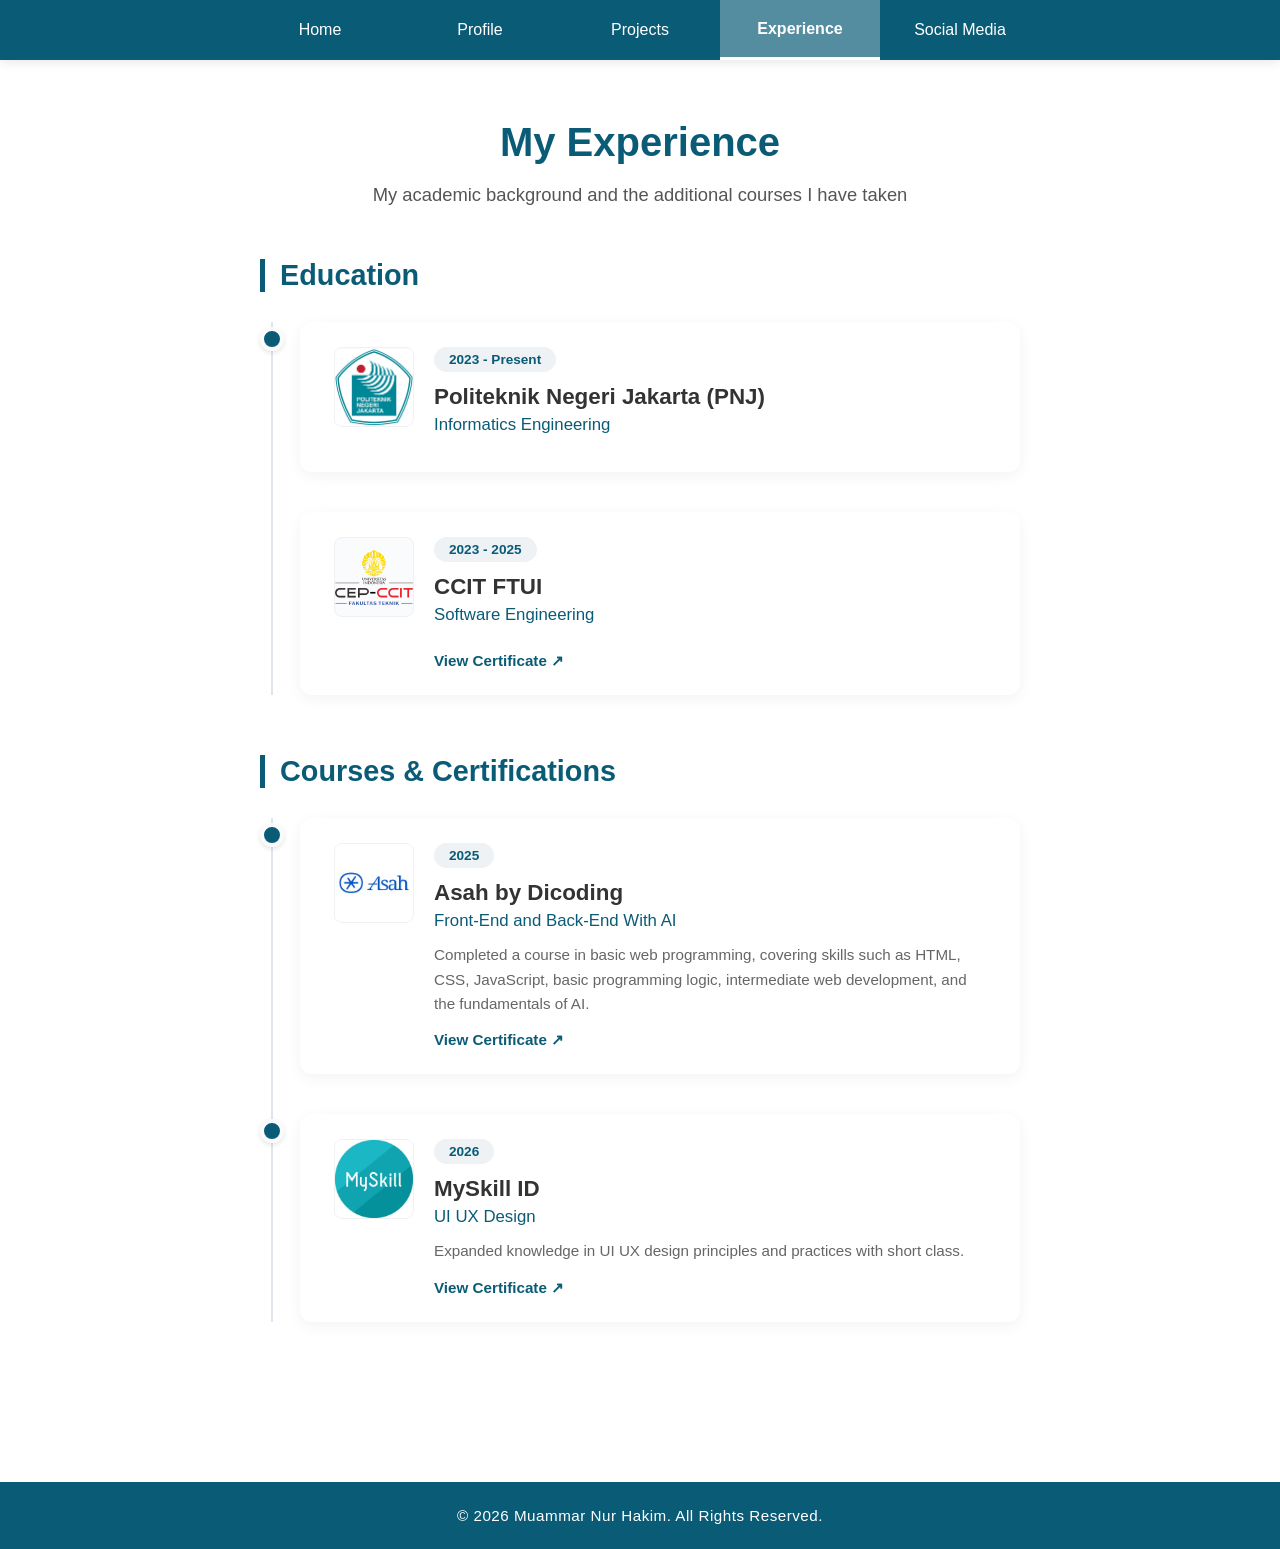
<file: experience.html>
<!DOCTYPE html>
<html lang="en">
<head>
    <meta charset="UTF-8">
    <meta name="viewport" content="width=device-width, initial-scale=1.0">
    <link rel="stylesheet" href="header-footer.css">
    <link rel="stylesheet" href="experience.css">
    <link rel="icon" type="image/x-icon" href="assets/logo-tab.png">
    <title>Experience - Muammar Nur Hakim</title>
</head>
<body>
    <header>
        <div class="hamburger">☰</div>
        <div class="nav">
            <div class="container">
                <!-- Menggunakan data-url agar rapi dan ditangani oleh JS -->
                <div class="btn" data-url="index.html">Home</div>
                <div class="btn" data-url="profile.html">Profile</div>
                <div class="btn" data-url="projects.html">Projects</div>
                <div class="btn" data-url="experience.html">Experience</div>
                <div class="btn" data-url="social-media.html">Social Media</div>
                
                <svg class="outline" overflow="visible" width="800" height="60" viewBox="0 0 800 60" xmlns="http://www.w3.org/2000/svg">
                    <rect class="rect" pathLength="100" x="0" y="0" width="800" height="60" stroke-width="5" fill="transparent"></rect>
                </svg>
            </div>
        </div>
    </header>
    
    <main>
        <section class="experience-header">
            <h1>My Experience</h1>
            <p>My academic background and the additional courses I have taken</p>
        </section>

        <section class="timeline-section">
            <h2 class="section-title">Education</h2>
            <div class="timeline">
                
                <div class="timeline-item">
                    <div class="timeline-dot"></div>
                    <div class="timeline-content">
                        <div class="timeline-image">
                            <img src="assets/Logo_Politeknik_Negeri_Jakarta.jpg" alt="PNJ Logo">
                        </div>
                        
                        <div class="timeline-text">
                            <span class="timeline-date">2023 - Present</span>
                            <h3>Politeknik Negeri Jakarta (PNJ)</h3>
                            <h4>Informatics Engineering </h4>
                            <!--<p>Focusing on web development, software engineering, and UI/UX design.</p>-->
                            
                            <!-- <a href="https://pnj.ac.id/" target="_blank" class="timeline-link">Visit University Website ↗</a> -->
                        </div>
                    </div>

                    <div class="timeline-content">
                        <div class="timeline-image">
                            <img src="assets/ccit-logo.png" alt="CCIT Logo">
                        </div>
                        
                        <div class="timeline-text">
                            <span class="timeline-date">2023 - 2025</span>
                            <h3>CCIT FTUI</h3>
                            <h4>Software Engineering</h4>
                            <!--<p>Focusing on web development, software engineering, and UI/UX design.</p>-->
                            
                            <a href="https://drive.google.com/file/d/1H5wd5g8DQVrbU0mdeZv3J_mgA7NMZnX6/view?usp=sharing" target="_blank" class="timeline-link">View Certificate ↗</a>
                        </div>
                    </div>
                </div>

            </div>
        </section>

        <section class="timeline-section">
            <h2 class="section-title">Courses & Certifications</h2>
            <div class="timeline">
                
                <div class="timeline-item">
                    <div class="timeline-dot"></div>
                    <div class="timeline-content">
                        <div class="timeline-image">
                            <img src="assets/asah dicoding.jpg" alt="Asah Dicoding Logo">
                        </div>
                        <div class="timeline-text">
                            <span class="timeline-date">2025</span>
                            <h3>Asah by Dicoding</h3>
                            <h4>Front-End and Back-End With AI</h4>
                            <p>Completed a course in basic web programming, covering skills such as HTML, CSS, JavaScript, basic programming logic, intermediate web development, and the fundamentals of AI. </p>
                            <a href="https://drive.google.com/file/d/1JovR5a5T0pk2hP_clJ4SX0K3CAFKwutU/view?usp=sharing" target="_blank" class="timeline-link">View Certificate ↗</a>
                        </div>
                    </div>
                </div>

                <div class="timeline-item">
                    <div class="timeline-dot"></div>
                    <div class="timeline-content">
                        <div class="timeline-image">
                            <img src="assets/myskill_id.jpg" alt="MySkill ID Logo">
                        </div>
                        <div class="timeline-text">
                            <span class="timeline-date">2026</span>
                            <h3>MySkill ID</h3>
                            <h4>UI UX Design</h4>
                            <p>Expanded knowledge in UI UX design principles and practices with short class.</p>
                            <a href="https://drive.google.com/file/d/1uTnZSLc9adt5HMho8JIDftlAcK0lAxrY/view?usp=sharing" target="_blank" class="timeline-link">View Certificate ↗</a>
                        </div>
                    </div>
                </div>

            </div>
        </section>
    </main>

    <footer>
        <p>&copy; 2026 Muammar Nur Hakim. All Rights Reserved.</p>
    </footer>
    
    <script src="script.js"></script>
</body>
</html>
</file>
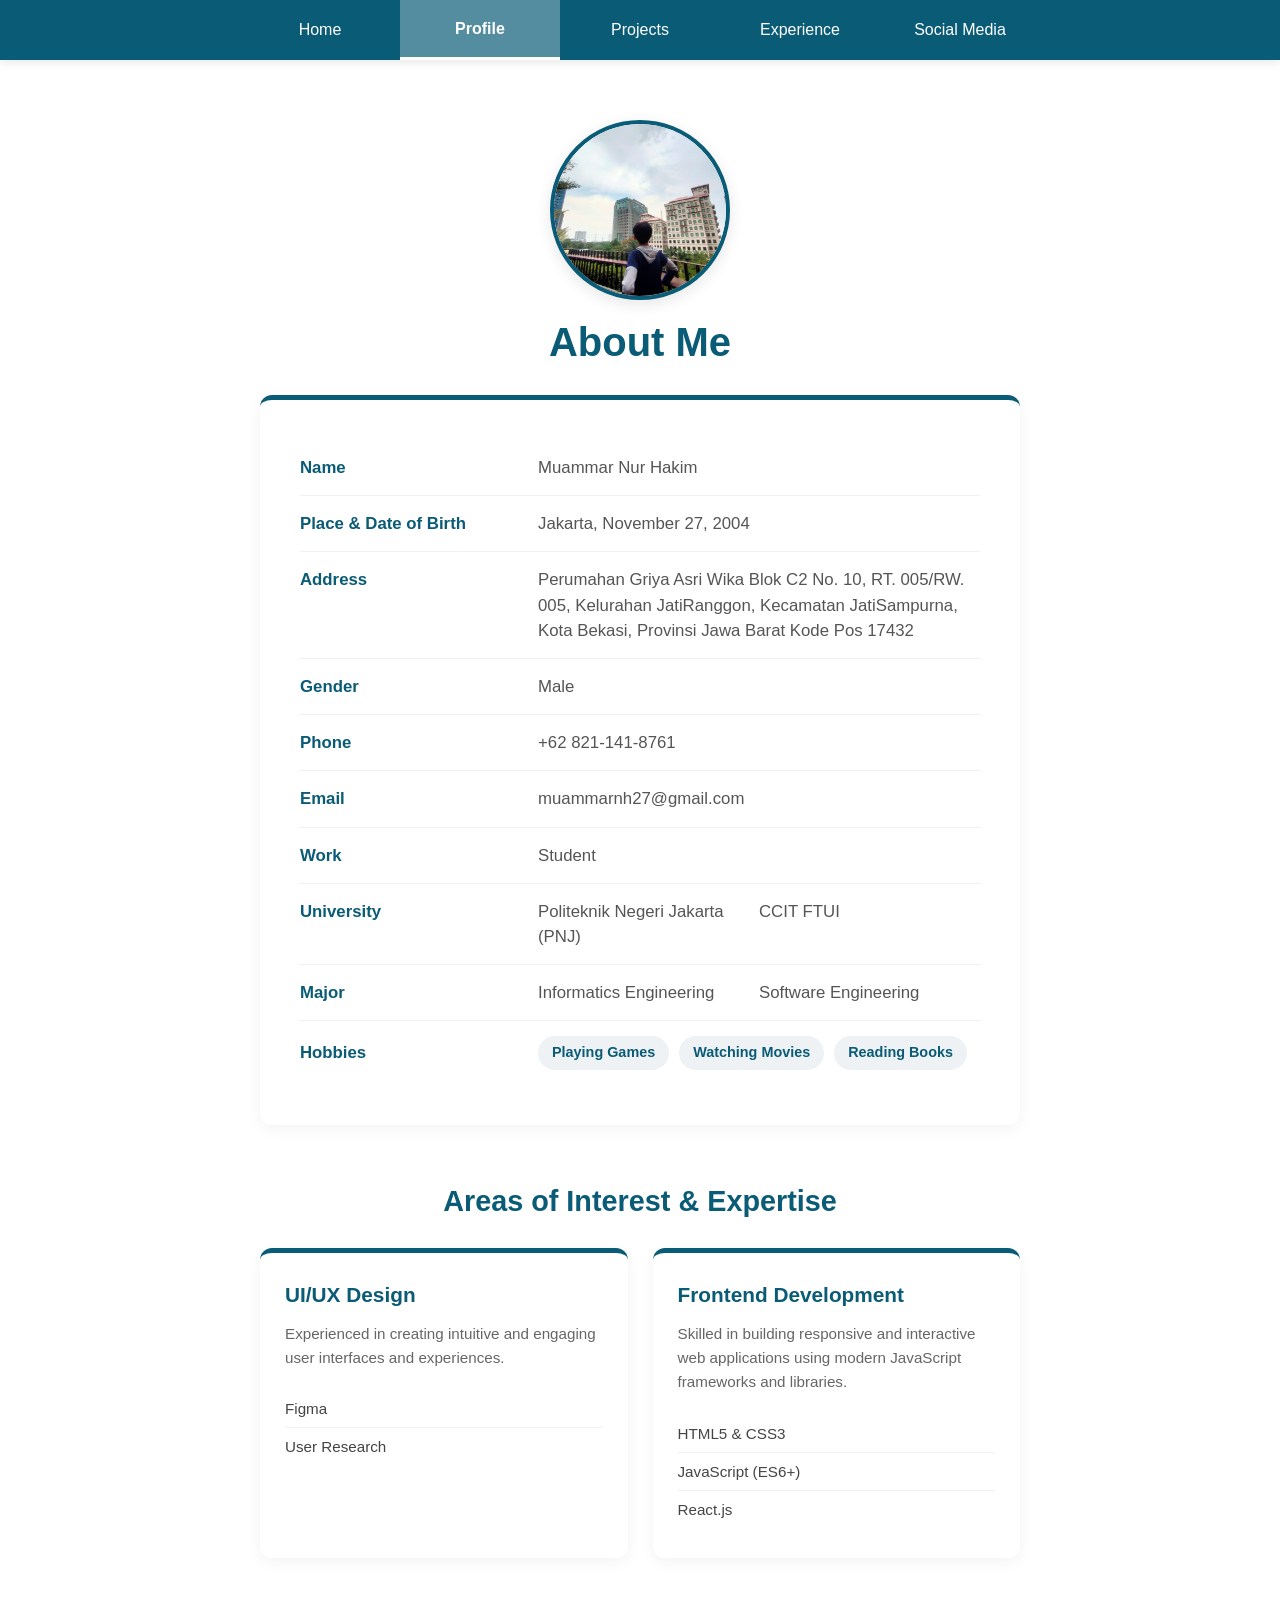
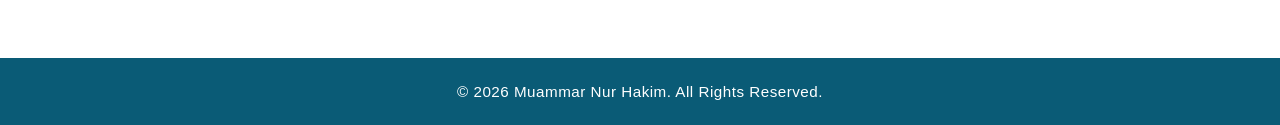
<file: profile.html>
<!DOCTYPE html>
<html lang="en">
<head>
    <meta charset="UTF-8">
    <meta name="viewport" content="width=device-width, initial-scale=1.0">
    <link rel="stylesheet" href="profile.css">
    <link rel="stylesheet" href="header-footer.css">
    <link rel="icon" type="image/x-icon" href="assets/logo-tab.png">
    <title>Profile - Muammar Nur Hakim</title>
</head>
<body>
    <header>
        <div class="hamburger">☰</div>
        <div class="nav">
            <div class="container">
                <!-- Menggunakan data-url agar rapi dan ditangani oleh JS -->
                <div class="btn" data-url="index.html">Home</div>
                <div class="btn" data-url="profile.html">Profile</div>
                <div class="btn" data-url="projects.html">Projects</div>
                <div class="btn" data-url="experience.html">Experience</div>
                <div class="btn" data-url="social-media.html">Social Media</div>
                
                <svg class="outline" overflow="visible" width="800" height="60" viewBox="0 0 800 60" xmlns="http://www.w3.org/2000/svg">
                    <rect class="rect" pathLength="100" x="0" y="0" width="800" height="60" stroke-width="5" fill="transparent"></rect>
                </svg>
            </div>
        </div>
    </header>
    
    <main>
        <!-- Bagian Biodata -->
        <section class="profile-header">
            <img src="assets/foto gaya 2.jpeg" alt="Foto Muammar" class="profile-img">
            <h1>About Me</h1>
            
            <!-- Menggunakan struktur list (ul/li) yang rapi di dalam sebuah kartu -->
            <div class="profile-info-card">
                <ul>
                    <li>
                        <strong>Name</strong> 
                        <span>Muammar Nur Hakim</span>
                    </li>
                    <li>
                        <strong>Place & Date of Birth</strong> 
                        <span>Jakarta, November 27, 2004</span>
                    </li>
                    <li>
                        <strong>Address</strong> 
                        <span>Perumahan Griya Asri Wika Blok C2 No. 10, RT. 005/RW. 005, Kelurahan JatiRanggon, Kecamatan JatiSampurna, Kota Bekasi, Provinsi Jawa Barat Kode Pos 17432</span>
                    </li>
                    <li>
                        <strong>Gender</strong> 
                        <span>Male</span>
                    </li>
                    <li>
                        <strong>Phone</strong> 
                        <span>+62 821-141-8761</span>
                    </li>
                    <li>
                        <strong>Email</strong> 
                        <span>muammarnh27@gmail.com</span>
                    </li>
                    <li>
                        <strong>Work</strong> 
                        <span>Student</span>
                    </li>
                    <li>
                        <strong>University</strong> 
                        <span>Politeknik Negeri Jakarta (PNJ)</span>
                        <span>CCIT FTUI</span>
                    </li>
                    <li>
                        <strong>Major</strong> 
                        <span>Informatics Engineering</span>
                        <span>Software Engineering</span>
                    </li>
                    <li class="hobbies-row">
                        <strong>Hobbies</strong>
                        <div class="hobby-tags">
                            <span class="tag">Playing Games</span>
                            <span class="tag">Watching Movies</span>
                            <span class="tag">Reading Books</span>
                        </div>
                    </li>
                </ul>
            </div>
        </section>

        <!-- Bagian Kemampuan / Minat -->
        <section class="skills-section">
            <h2>Areas of Interest & Expertise</h2>
            <div class="skills-grid">
                
                <div class="skill-card">
                    <h3>UI/UX Design</h3>
                    <p>Experienced in creating intuitive and engaging user interfaces and experiences.</p>
                    <ul>
                        <li>Figma</li>
                        <li>User Research</li>
                    </ul>
                </div>

                <div class="skill-card">
                    <h3>Frontend Development</h3>
                    <p>Skilled in building responsive and interactive web applications using modern JavaScript frameworks and libraries.</p>
                    <ul>
                        <li>HTML5 & CSS3</li>
                        <li>JavaScript (ES6+)</li>
                        <li>React.js</li>
                    </ul>
                </div>
            </div>
        </section>
    </main>

    <footer>
        <p>&copy; 2026 Muammar Nur Hakim. All Rights Reserved.</p>
    </footer>
    
    <script src="script.js"></script>
</body>
</html>
</file>
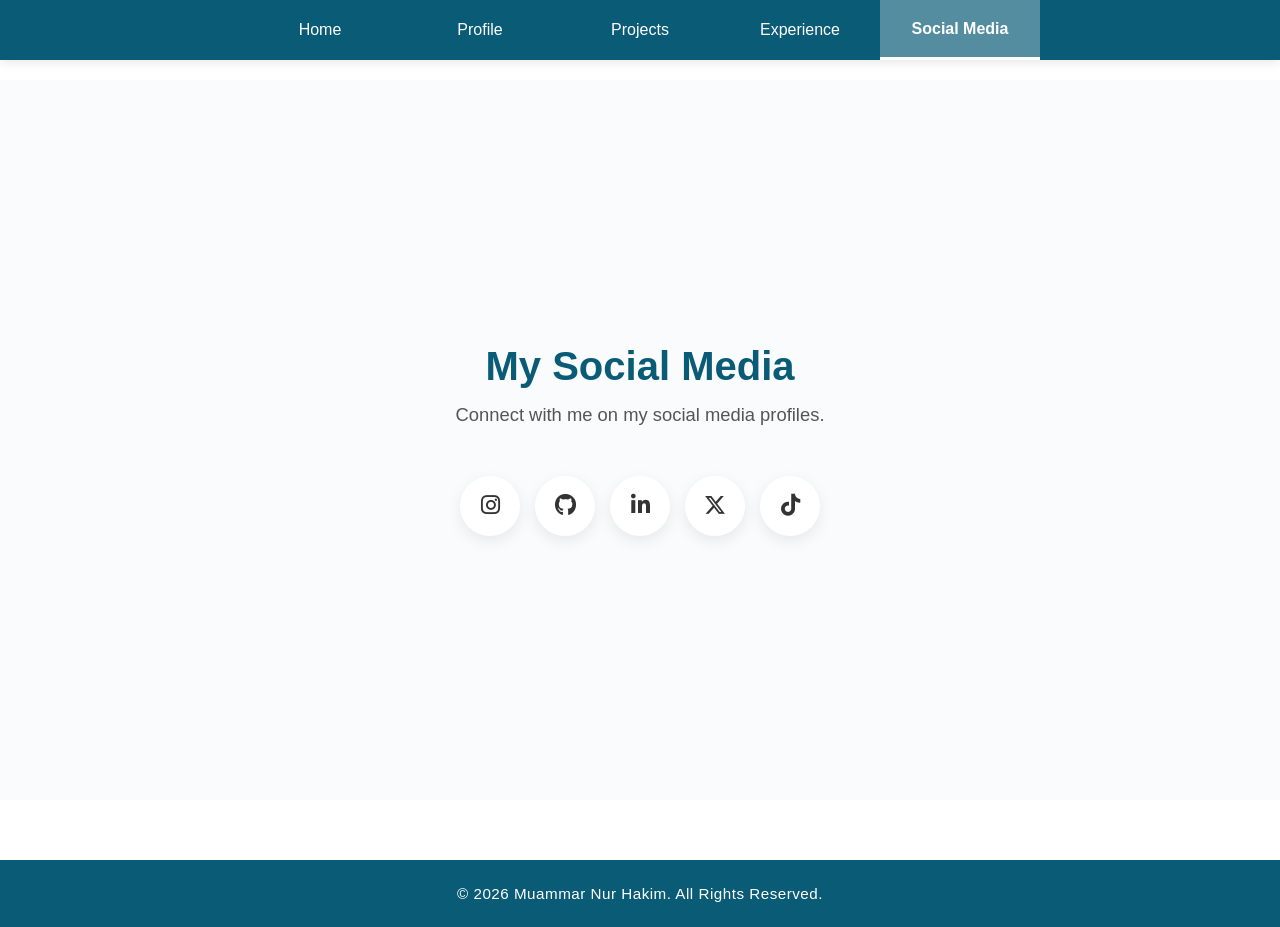
<file: social-media.html>
<!DOCTYPE html>
<html lang="en">
<head>
    <meta charset="UTF-8">
    <meta name="viewport" content="width=device-width, initial-scale=1.0">
    <link rel="stylesheet" href="header-footer.css">
    <link rel="stylesheet" href="social-media.css">
    <link rel="icon" type="image/x-icon" href="assets/logo-tab.png">
    
    <!-- WAJIB DITAMBAHKAN: Link CDN FontAwesome untuk memunculkan ikon -->
    <link rel="stylesheet" href="https://cdnjs.cloudflare.com/ajax/libs/font-awesome/6.4.2/css/all.min.css">
    
    <title>Social Media - Muammar Nur Hakim</title>
</head>
<body>
    <header>
        <div class="hamburger">☰</div>
        <div class="nav">
            <div class="container">
                <!-- Menggunakan data-url agar rapi dan ditangani oleh JS -->
                <div class="btn" data-url="index.html">Home</div>
                <div class="btn" data-url="profile.html">Profile</div>
                <div class="btn" data-url="projects.html">Projects</div>
                <div class="btn" data-url="experience.html">Experience</div>
                <div class="btn" data-url="social-media.html">Social Media</div>
                
                <svg class="outline" overflow="visible" width="800" height="60" viewBox="0 0 800 60" xmlns="http://www.w3.org/2000/svg">
                    <rect class="rect" pathLength="100" x="0" y="0" width="800" height="60" stroke-width="5" fill="transparent"></rect>
                </svg>
            </div>
        </div>
    </header>
    
    <main>
        <div class="social-header">
            <h1>My Social Media</h1>
            <p>Connect with me on my social media profiles.</p>
        </div>

        <ul class="wrapper">
            <!-- Instagram -->
            <li class="icon instagram" onclick="window.open('https://www.instagram.com/muammar_nh/', '_blank')">
                <span class="tooltip">Instagram</span>
                <span><i class="fab fa-instagram"></i></span>
            </li>
            
            <!-- GitHub -->
            <li class="icon github" onclick="window.open('https://github.com/MuAmmar-NH', '_blank')">
                <span class="tooltip">GitHub</span>
                <span><i class="fab fa-github"></i></span>
            </li>
            
            <!-- LinkedIn -->
            <li class="icon linkedin" onclick="window.open('https://www.linkedin.com/in/muammar-nur-hakim-480264291/', '_blank')">
                <span class="tooltip">LinkedIn</span>
                <span><i class="fab fa-linkedin-in"></i></span>
            </li>
            
            <!-- X (Twitter) -->
            <li class="icon x" onclick="window.open('https://x.com/skymar04', '_blank')">
                <span class="tooltip">X</span>
                <span><i class="fab fa-x-twitter"></i></span>
            </li>
            
            <!-- TikTok -->
            <li class="icon tiktok" onclick="window.open('https://www.tiktok.com/@muammar_nur_hakim', '_blank')">
                <span class="tooltip">TikTok</span>
                <span><i class="fab fa-tiktok"></i></span>
            </li>
        </ul>
    </main>

    <footer>
        <p>&copy; 2026 Muammar Nur Hakim. All Rights Reserved.</p>
    </footer>
    
    <script src="script.js"></script>
</body>
</html>
</file>
<file: header-footer.css>
/* Reset dasar */
* {
    margin: 0;
    padding: 0;
    box-sizing: border-box;
    font-family: Arial, sans-serif;
}

body {
    /* Wajib ditambahkan agar konten (h1, p) tidak tertutup oleh header yang menempel di atas */
    padding-top: 80px; 
}

/* 1. HEADER MENEMPEL & FULL WIDTH */
header {
    position: fixed; /* Menempel di atas saat discroll */
    top: 0;
    left: 0;
    width: 100%; /* Lebar dari ujung ke ujung layar */
    background:#0a5b76; /* Warna background dipindah ke header */
    box-shadow: 0 2px 10px rgba(0,0,0,0.1); /* Opsional: Efek bayangan */
    z-index: 1000; /* Pastikan selalu berada paling depan */
}

/* Menu diletakkan di tengah background header */
.nav {
    position: relative;
    width: 800px; /* Lebar area menu */
    height: 60px;
    margin: 0 auto; /* Membuat posisi menu berada di tengah layar */
}

.container {
    position: absolute;
    inset: 0;
    display: flex;
}

.container .btn {
    flex: 1;
    display: flex;
    justify-content: center;
    align-items: center;
    cursor: pointer;
    color: #ffffff; /* Warna teks menu */
    transition: 0.3s;
    z-index: 2; /* Pastikan tombol berada di atas garis */
}

.btn {
    flex: 1;
    display: flex;
    justify-content: center;
    align-items: center;
    cursor: pointer;
    color: #000000;
    transition: 0.3s;
    z-index: 2;
}

.btn:hover {
    background: rgba(255, 255, 255, 0.4);
}

.outline {
    position: absolute;
    inset: 0;
    pointer-events: none;
    z-index: 1;
}

/* 2. GARIS DISEMBUNYIKAN SECARA DEFAULT */
.rect {
    stroke-dashoffset: 0;
    transition: stroke-dasharray 0.4s cubic-bezier(0.4, 0, 0.2, 1), opacity 0.3s ease;
    stroke: #8b7e7e;
    opacity: 0; /* Garis hilang/transparan saat kursor belum menyentuh */
}

/* Tampilkan garis kembali jika area header/menu tersentuh kursor */
.nav:hover .rect {
    opacity: 1;
}

/* 
  Kalkulasi matematika SVG baru untuk lebar 800px dan tinggi 60px.
  Total keliling = 1720px. Rumus persentasenya telah disesuaikan agar akurat 100%.
*/
.btn:nth-child(1):hover ~ svg .rect { stroke-dasharray: 9.30 77.91 9.30 3.49; }
.btn:nth-child(2):hover ~ svg .rect { stroke-dasharray: 0 9.30 9.30 59.31 9.30 12.79; }
.btn:nth-child(3):hover ~ svg .rect { stroke-dasharray: 0 18.60 9.30 40.69 9.30 22.11; }
.btn:nth-child(4):hover ~ svg .rect { stroke-dasharray: 0 27.91 9.30 22.09 9.30 31.40; }
.btn:nth-child(5):hover ~ svg .rect { stroke-dasharray: 0 37.21 9.30 3.49 9.30 40.70; }

/* Efek hover biasa */
.nav .btn:hover {
    background: rgba(255, 255, 255, 0.2);
}

/* PENANDA HALAMAN AKTIF */
.nav .btn.active {
    background: rgba(255, 255, 255, 0.3); /* Background sedikit lebih terang dari hover */
    font-weight: bold; /* Teks menjadi tebal */
    border-bottom: 3px solid #ffffff; /* Garis bawah sebagai penanda ekstra */
}

/* =========================================
   RESPONSIVE NAVBAR (MOBILE & TABLET)
   ========================================= */

/* Atur posisi header agar bisa menampung hamburger di atas */
header {
    display: flex;
    flex-direction: column;
}

/* Desain awal Hamburger Icon (Sembunyi di Laptop/PC) */
.hamburger {
    display: none;
    font-size: 28px;
    color: #ffffff;
    cursor: pointer;
    padding: 15px 25px;
    align-self: flex-end; /* Memosisikan ikon di ujung kanan */
    user-select: none;
}

@media (max-width: 850px) {
    /* Munculkan Hamburger di HP */
    .hamburger {
        display: block; 
    }
    
    /* Sembunyikan menu secara default */
    .nav {
        width: 100%;
        height: 0; /* Tinggi 0 berarti tertutup */
        overflow: hidden;
        transition: height 0.3s ease; /* Animasi buka/tutup mulus */
    }

    /* Class ini akan dipicu oleh JavaScript saat hamburger diklik */
    .nav.active-menu {
        height: 250px; /* Cukup untuk menampung 5 menu */
    }

    .container {
        position: static; /* Membatalkan posisi melayang */
        flex-direction: column; /* Menyusun menu dari atas ke bawah */
    }

    .nav .btn {
        flex: none; /* Membatalkan pembagian lebar sama rata */
        padding: 15px 25px;
        justify-content: flex-start; /* Teks menu rata kiri */
        border-bottom: 1px solid rgba(255, 255, 255, 0.1);
    }

    /* Sembunyikan animasi garis SVG karena tidak cocok untuk vertikal */
    .outline {
        display: none;
    }

    /* Ubah desain penanda halaman aktif untuk HP */
    .nav .btn.active {
        border-bottom: 1px solid rgba(255, 255, 255, 0.1);
        border-left: 5px solid #ffffff; /* Penanda pindah berupa garis kiri */
        background: rgba(255, 255, 255, 0.1);
    }
}

/* =========================================
   STYLING UNTUK FOOTER
   ========================================= */

footer {
    background-color: #0a5b76; /* Warna biru solid senada dengan judul dan tombol */
    color: #ffffff; /* Warna teks putih */
    text-align: center; /* Teks rata tengah */
    padding: 25px 20px; /* Jarak ruang di dalam footer */
    margin-top: 60px; /* Jarak dari konten terakhir di main */
    font-size: 0.95rem;
    letter-spacing: 0.5px; /* Memberi sedikit rongga antar huruf */
}
</file>
<file: experience.css>
/* =========================================
   STYLING KHUSUS HALAMAN EXPERIENCE
   ========================================= */
main {
    max-width: 800px;
    margin: 0 auto;
    padding: 40px 20px;
    color: #333;
    min-height: calc(100vh - 180px);
}

.experience-header {
    text-align: center;
    margin-bottom: 50px;
}

.experience-header h1 {
    font-size: 2.5rem;
    color: #0a5b76;
    margin-bottom: 15px;
}

.experience-header p {
    font-size: 1.15rem;
    color: #555;
    max-width: 600px;
    margin: 0 auto;
    line-height: 1.6;
}

/* --- JUDUL BAGIAN (Education & Courses) --- */
.section-title {
    font-size: 1.8rem;
    color: #0a5b76;
    margin-bottom: 30px;
    padding-left: 15px;
    border-left: 5px solid #0a5b76; /* Aksen garis biru kecil di sebelah kiri judul */
}

.timeline-section {
    margin-bottom: 60px;
}

/* --- KOMPONEN TIMELINE --- */
.timeline {
    position: relative;
    padding-left: 40px; /* Memberi ruang untuk garis dan titik timeline */
}

/* Garis lurus vertikal timeline */
.timeline::before {
    content: '';
    position: absolute;
    left: 11px; /* Posisi garis di sebelah kiri */
    top: 0;
    bottom: 0;
    width: 2px;
    background-color: #e0e5ec;
}

.timeline-item {
    position: relative;
    margin-bottom: 40px;
}

/* Menghilangkan margin bawah pada item terakhir */
.timeline-item:last-child {
    margin-bottom: 0;
}

/* Titik lingkaran pada timeline */
.timeline-dot {
    position: absolute;
    left: -40px; /* Menarik titik ke kiri tepat di atas garis vertikal */
    top: 5px;
    width: 24px;
    height: 24px;
    background-color: #0a5b76;
    border: 4px solid #f9fbfd; /* Warna sama dengan background body agar terlihat terpotong */
    border-radius: 50%;
    z-index: 2;
    box-shadow: 0 2px 5px rgba(0,0,0,0.1);
}

/* --- KARTU KONTEN TIMELINE --- */
.timeline-content {
    background-color: #ffffff;
    padding: 25px 30px;
    border-radius: 12px;
    box-shadow: 0 4px 15px rgba(0, 0, 0, 0.05);
    border-left: 4px solid transparent;
    transition: all 0.3s ease;
    margin-bottom: 40px;
    
    /* Mengubah display menjadi flex untuk menyandingkan gambar dan teks */
    display: flex;
    gap: 20px;
    align-items: flex-start; /* Memastikan konten sejajar di atas */
}

.timeline-content:hover {
    transform: translateX(5px); 
    border-left: 4px solid #0a5b76; 
    box-shadow: 0 6px 20px rgba(0, 0, 0, 0.08);
}

/* --- AREA GAMBAR DI DALAM KARTU --- */
.timeline-image {
    width: 80px;  /* Ukuran lebar kotak gambar */
    height: 80px; /* Ukuran tinggi kotak gambar */
    flex-shrink: 0; /* Mencegah gambar mengecil tertekan teks */
    border-radius: 8px; /* Sudut sedikit membulat */
    overflow: hidden;
    border: 1px solid #eef2f5;
    background-color: #f9fbfd; /* Berjaga-jaga jika logo transparan (PNG) */
}

.timeline-image img {
    width: 100%;
    height: 100%;
    object-fit: contain; 
}

/* --- AREA TEKS DI DALAM KARTU --- */
.timeline-text {
    flex-grow: 1; /* Teks mengambil sisa ruang kosong */
    display: flex;
    flex-direction: column;
}

.timeline-date {
    display: inline-block;
    background-color: #eef2f5;
    color: #0a5b76;
    padding: 5px 15px;
    border-radius: 20px;
    font-size: 0.85rem;
    font-weight: bold;
    margin-bottom: 12px;
    align-self: flex-start; /* Menjaga label tanggal tetap pendek */
}

.timeline-text h3 {
    font-size: 1.4rem;
    color: #333;
    margin-bottom: 5px;
}

.timeline-text h4 {
    font-size: 1.05rem;
    color: #0a5b76;
    font-weight: 500;
    margin-bottom: 12px;
}

.timeline-text p {
    font-size: 0.95rem;
    color: #666;
    line-height: 1.6;
}

/* --- LINK EKSTERNAL / TOMBOL --- */
.timeline-link {
    display: inline-block;
    margin-top: 15px;
    color: #0a5b76;
    font-weight: bold;
    font-size: 0.95rem;
    text-decoration: none; /* Menghilangkan garis bawah default */
    transition: color 0.3s ease;
    align-self: flex-start;
}

.timeline-link:hover {
    color: #074155;
    text-decoration: underline; /* Garis bawah muncul saat di-hover */
}

/* --- RESPONSIVE UNTUK HP --- */
@media (max-width: 600px) {
    .timeline {
        padding-left: 30px;
    }
    
    .timeline::before {
        left: 9px;
    }

    .timeline-dot {
        left: -30px;
        width: 20px;
        height: 20px;
    }
    
    .timeline-content {
        padding: 20px;
        flex-direction: column; /* Gambar akan pindah ke atas teks di layar HP */
    }
    
    .timeline-image {
        width: 60px;
        height: 60px;
        margin-bottom: 10px; /* Jarak antara gambar ke judul jika di HP */
    }
}
</file>
<file: profile.css>
/* =========================================
   STYLING KHUSUS HALAMAN PROFIL
   ========================================= */
main {
    max-width: 800px; 
    margin: 0 auto;
    padding: 40px 20px;
    color: #333;
    min-height: calc(100vh - 180px);
}

.profile-header {
    text-align: center;
    margin-bottom: 60px;
}

.profile-header h1 {
    font-size: 2.5rem;
    color: #0a5b76;
    margin-bottom: 30px;
}

/* --- KARTU INFORMASI BIODATA --- */
.profile-info-card {
    background-color: #ffffff;
    padding: 40px;
    border-radius: 12px;
    box-shadow: 0 4px 15px rgba(0, 0, 0, 0.05);
    border-top: 5px solid #0a5b76;
    text-align: left; /* Mengembalikan teks menjadi rata kiri */
}

.profile-info-card ul {
    list-style-type: none; /* Menghilangkan titik bullet */
    padding: 0;
    margin: 0;
}

.profile-info-card li {
    display: flex;
    padding: 15px 0;
    border-bottom: 1px solid #eef2f5;
    font-size: 1.05rem;
    line-height: 1.5;
}

/* Menghilangkan garis bawah di elemen list terakhir */
.profile-info-card li:last-child {
    border-bottom: none;
}

/* Label (Name, Address, dll) */
.profile-info-card strong {
    width: 35%; /* Memberikan lebar tetap agar titik dua (imajiner) sejajar */
    color: #0a5b76;
    flex-shrink: 0; /* Mencegah label mengecil */
}

/* Isi Label */
.profile-info-card span {
    width: 65%;
    color: #555;
}

/* --- STYLING TAG HOBI --- */
.hobbies-row {
    align-items: center; /* Memastikan label "Hobi" sejajar di tengah dengan kotak hobi */
}

.hobby-tags {
    display: flex;
    flex-wrap: wrap;
    gap: 10px;
    width: 65%;
}

.hobby-tags .tag {
    background-color: #eef2f5;
    color: #0a5b76;
    padding: 6px 14px;
    border-radius: 20px;
    font-size: 0.9rem;
    font-weight: bold;
    width: auto; /* Membatalkan turunan width 65% dari span biodata */
}

/* --- KARTU SKILL (Tetap sama, dirapikan sedikit) --- */
.skills-section h2 {
    font-size: 1.8rem;
    color: #0a5b76;
    margin-bottom: 30px;
    text-align: center;
}

.skills-grid {
    display: grid;
    grid-template-columns: repeat(auto-fit, minmax(250px, 1fr));
    gap: 25px;
}

.skill-card {
    background-color: #ffffff;
    padding: 30px 25px;
    border-radius: 12px;
    box-shadow: 0 4px 15px rgba(0, 0, 0, 0.05);
    border-top: 5px solid #0a5b76;
    transition: transform 0.3s ease;
}

.skill-card:hover {
    transform: translateY(-5px);
}

.skill-card h3 {
    font-size: 1.3rem;
    color: #0a5b76;
    margin-bottom: 15px;
}

.skill-card p {
    font-size: 0.95rem;
    color: #666;
    line-height: 1.6;
    margin-bottom: 20px;
}

.skill-card ul {
    list-style-type: none;
    padding: 0;
}

.skill-card ul li {
    font-size: 0.95rem;
    color: #444;
    padding: 10px 0;
    border-bottom: 1px solid #eef2f5;
}

.skill-card ul li:last-child {
    border-bottom: none;
}

/* --- RESPONSIVE UNTUK HP --- */
@media (max-width: 600px) {
    .profile-info-card li {
        flex-direction: column; /* Menyusun label di atas dan isi di bawah pada layar kecil */
    }
    
    .profile-info-card strong, 
    .profile-info-card span,
    .hobby-tags {
        width: 100%;
    }

    .profile-info-card strong {
        margin-bottom: 5px;
    }
}

/* --- STYLING FOTO PROFIL (LINGKARAN) --- */
.profile-img {
    width: 180px;      
    height: 180px;     
    border-radius: 50%; 
    object-fit: cover;  
    margin: 0 auto 20px auto; 
    display: block;     
    border: 4px solid #0a5b76; 
    box-shadow: 0 4px 15px rgba(0, 0, 0, 0.1); 
}
</file>
<file: social-media.css>
/* =========================================
   STYLING KHUSUS HALAMAN SOCIAL MEDIA
   ========================================= */

/* Memosisikan seluruh isi main (ikon) agar tepat berada di tengah layar */
main {
    display: flex;
    flex-direction: column; /* Mengubah susunan agar menurun dari atas ke bawah */
    justify-content: center;
    align-items: center;
    min-height: calc(100vh - 180px);
    background-color: #f9fbfd;
    padding: 40px 20px;
}

/* --- STYLING UNTUK JUDUL --- */
.social-header {
    text-align: center;
    margin-bottom: 50px; /* Jarak antara teks deskripsi dengan ikon sosmed */
}

.social-header h1 {
    font-size: 2.5rem;
    color: #0a5b76; /* Warna biru konsisten dengan halaman lain */
    margin-bottom: 15px;
}

.social-header p {
    font-size: 1.15rem;
    color: #555;
}

.wrapper {
    display: inline-flex;
    list-style: none;
    gap: 15px; /* Jarak antar ikon */
    padding: 0;
    margin: 0;
}

.wrapper .icon {
    position: relative;
    background: #ffffff;
    border-radius: 50%;
    width: 60px;  /* Sedikit diperbesar agar pas untuk diklik */
    height: 60px; /* Sedikit diperbesar */
    font-size: 22px;
    display: flex;
    justify-content: center;
    align-items: center;
    flex-direction: column;
    box-shadow: 0 5px 15px rgba(0,0,0,0.08); /* Tambahan bayangan agar terlihat timbul */
    cursor: pointer;
    transition: all 0.3s cubic-bezier(0.68, -0.55, 0.265, 1.55);
    color: #333; /* Warna dasar ikon sebelum di-hover */
}

/* --- TOOLTIP (KOTAK TEKS DI ATAS IKON) --- */
.wrapper .tooltip {
    position: absolute;
    top: 0;
    font-size: 14px;
    font-weight: bold;
    background: #ffffff;
    padding: 6px 12px;
    border-radius: 20px;
    box-shadow: 0 10px 10px rgba(0,0,0,0.1);
    opacity: 0;
    pointer-events: none;
    transition: all 0.3s cubic-bezier(0.68, -0.55, 0.265, 1.55);
}

/* Segitiga kecil di bawah tooltip */
.wrapper .tooltip::before {
    content: '';
    position: absolute;
    height: 8px;
    width: 8px;
    background: inherit; /* Akan otomatis mengikuti warna background tooltip */
    bottom: -3px;
    left: 50%;
    transform: translate(-50%) rotate(45deg);
    transition: all 0.3s cubic-bezier(0.68, -0.55, 0.265, 1.55);
}

/* --- ANIMASI SAAT KURSOR DI ARAHKAN (HOVER) --- */
.wrapper .icon:hover .tooltip {
    top: -55px; /* Kotak tooltip melayang ke atas */
    opacity: 1;
    visibility: visible;
    pointer-events: auto;
}

/* Efek tombol sedikit melayang */
.wrapper .icon:hover {
    transform: translateY(-5px);
}

/* --- WARNA KHUSUS MASING-MASING SOSMED SAAT DI-HOVER --- */
/* Instagram (Gradient) */
.wrapper .instagram:hover,
.wrapper .instagram:hover .tooltip,
.wrapper .instagram:hover .tooltip::before {
    background: radial-gradient(circle at 30% 107%, #fdf497 0%, #fdf497 5%, #fd5949 45%, #d6249f 60%, #285AEB 90%);
    color: #ffffff;
}

/* GitHub */
.wrapper .github:hover,
.wrapper .github:hover .tooltip,
.wrapper .github:hover .tooltip::before {
    background: #333333;
    color: #ffffff;
}

/* LinkedIn */
.wrapper .linkedin:hover,
.wrapper .linkedin:hover .tooltip,
.wrapper .linkedin:hover .tooltip::before {
    background: #0077b5;
    color: #ffffff;
}

/* X (Twitter) */
.wrapper .x:hover,
.wrapper .x:hover .tooltip,
.wrapper .x:hover .tooltip::before {
    background: #000000;
    color: #ffffff;
}

/* TikTok */
.wrapper .tiktok:hover,
.wrapper .tiktok:hover .tooltip,
.wrapper .tiktok:hover .tooltip::before {
    background: #000000;
    color: #ffffff; /* Bisa diganti dengan gradient hitam-merah-biru khas tiktok jika diinginkan */
}
</file>
